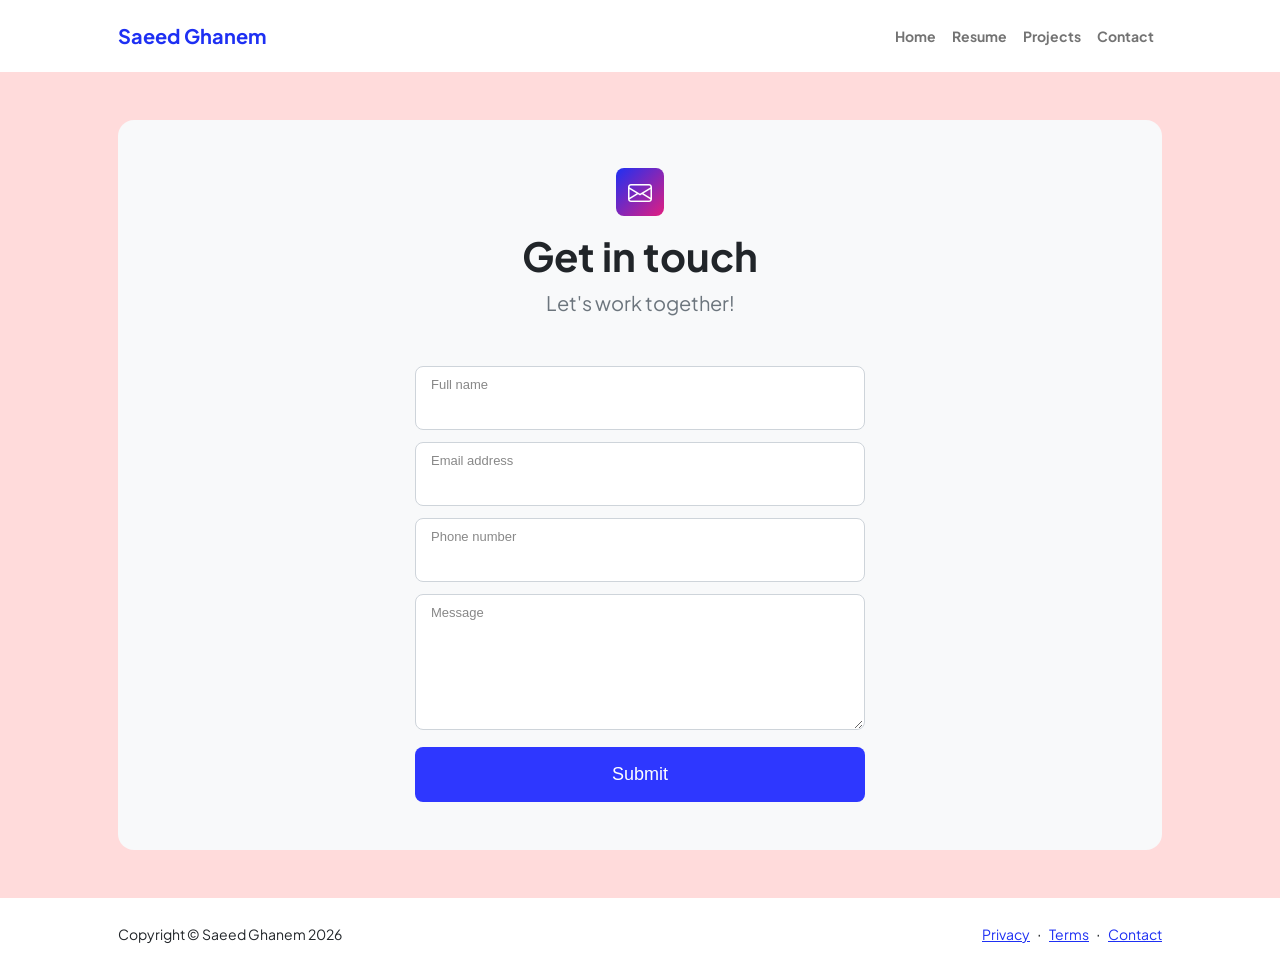
<file: contact.html>
<!DOCTYPE html>
<html lang="en">
    <head>
        <meta charset="utf-8" />
        <meta name="viewport" content="width=device-width, initial-scale=1, shrink-to-fit=no" />
        <meta name="description" content />
        <meta name="author" content />
        <title>Saeed Ghanem - Contact</title>
        <!-- Favicon-->
        <link rel="icon" type="image/x-icon" href="assets/favicon.ico" />
        <!-- Custom Google font-->
        <link rel="preconnect" href="https://fonts.googleapis.com" />
        <link rel="preconnect" href="https://fonts.gstatic.com" crossorigin />
        <link href="https://fonts.googleapis.com/css2?family=Plus+Jakarta+Sans:wght@100;200;300;400;500;600;700;800;900&amp;display=swap" rel="stylesheet" />
        <link href="https://fonts.googleapis.com/css2?family=Cairo:wght@400;700&family=Tajawal:wght@400;700&display=swap" rel="stylesheet">
        <!-- Bootstrap icons-->
        <link href="https://cdn.jsdelivr.net/npm/bootstrap-icons@1.8.1/font/bootstrap-icons.css" rel="stylesheet" />
        <!-- Core theme CSS (includes Bootstrap)-->
        <link href="css/styles.css" rel="stylesheet" />
    </head>
    <body class="d-flex flex-column">
        <main class="flex-shrink-0">
            <!-- Navigation-->
            <nav class="navbar navbar-expand-lg navbar-light bg-white py-3">
                <div class="container px-5">
                    <a class="navbar-brand" href="index.html"><span class="fw-bolder text-primary">Saeed Ghanem</span></a>
                    <button class="navbar-toggler" type="button" data-bs-toggle="collapse" data-bs-target="#navbarSupportedContent" aria-controls="navbarSupportedContent" aria-expanded="false" aria-label="Toggle navigation"><span class="navbar-toggler-icon"></span></button>
                    <div class="collapse navbar-collapse" id="navbarSupportedContent">
                        <ul class="navbar-nav ms-auto mb-2 mb-lg-0 small fw-bolder">
                            <li class="nav-item"><a class="nav-link" href="index.html">Home</a></li>
                            <li class="nav-item"><a class="nav-link" href="resume.html">Resume</a></li>
                            <li class="nav-item"><a class="nav-link" href="projects.html">Projects</a></li>
                            <li class="nav-item"><a class="nav-link" href="contact.html">Contact</a></li>
                        </ul>
                    </div>
                </div>
            </nav>
            <!-- Page content-->
            <section class="py-5">
                <div class="container px-5">
                    <!-- Contact form-->
                    <div class="bg-light rounded-4 py-5 px-4 px-md-5">
                        <div class="text-center mb-5">
                            <div class="feature bg-primary bg-gradient-primary-to-secondary text-white rounded-3 mb-3"><i class="bi bi-envelope"></i></div>
                            <h1 class="fw-bolder">Get in touch</h1>
                            <p class="lead fw-normal text-muted mb-0">Let's work together!</p>
                        </div>
                        <div class="row gx-5 justify-content-center">
                            <div class="col-lg-8 col-xl-6">
                                <form action="https://formspree.io/f/xpqooaap" method="POST" class="contact-form">
                                  <div class="input-group">
                                    <label for="name">Full name</label>
                                    <input type="text" id="name" name="name">
                                  </div>
                              
                                  <div class="input-group">
                                    <label for="email">Email address</label>
                                    <input type="email" id="email" name="email">
                                  </div>
                              
                                  <div class="input-group">
                                    <label for="phone">Phone number</label>
                                    <input type="tel" id="phone" name="phone">
                                  </div>
                              
                                  <div class="input-group">
                                    <label for="message">Message</label>
                                    <textarea id="message" name="message" rows="4"></textarea>
                                  </div>
                              
                                  <button type="submit" class="submit-btn">Submit</button>
                                </form>
                            </div>
                        </div>
                    </div>
                </div>
            </section>
        </main>
        <!-- Footer-->
        <footer class="bg-white py-4 mt-auto">
            <div class="container px-5">
                <div class="row align-items-center justify-content-between flex-column flex-sm-row">
                    <div class="col-auto"><div class="small m-0">Copyright &copy; Saeed Ghanem 2026</div></div>
                    <div class="col-auto">
                        <a class="small" href="#!">Privacy</a>
                        <span class="mx-1">&middot;</span>
                        <a class="small" href="#!">Terms</a>
                        <span class="mx-1">&middot;</span>
                        <a class="small" href="contact.html">Contact</a>
                    </div>
                </div>
            </div>
        </footer>
        <!-- Bootstrap core JS-->
        <script src="https://cdn.jsdelivr.net/npm/bootstrap@5.2.3/dist/js/bootstrap.bundle.min.js"></script>
        <!-- Core theme JS-->
        <script src="js/scripts.js"></script>
        <!-- * * * * * * * * * * * * * * * * * * * * * * * * * * * * * * * * * * * * * * * *-->
        <!-- * *                               SB Forms JS                               * *-->
        <!-- * * Activate your form at https://startbootstrap.com/solution/contact-forms * *-->
        <!-- * * * * * * * * * * * * * * * * * * * * * * * * * * * * * * * * * * * * * * * *-->
        <script src="https://cdn.startbootstrap.com/sb-forms-latest.js"></script>
    </body>
</html>
</file>
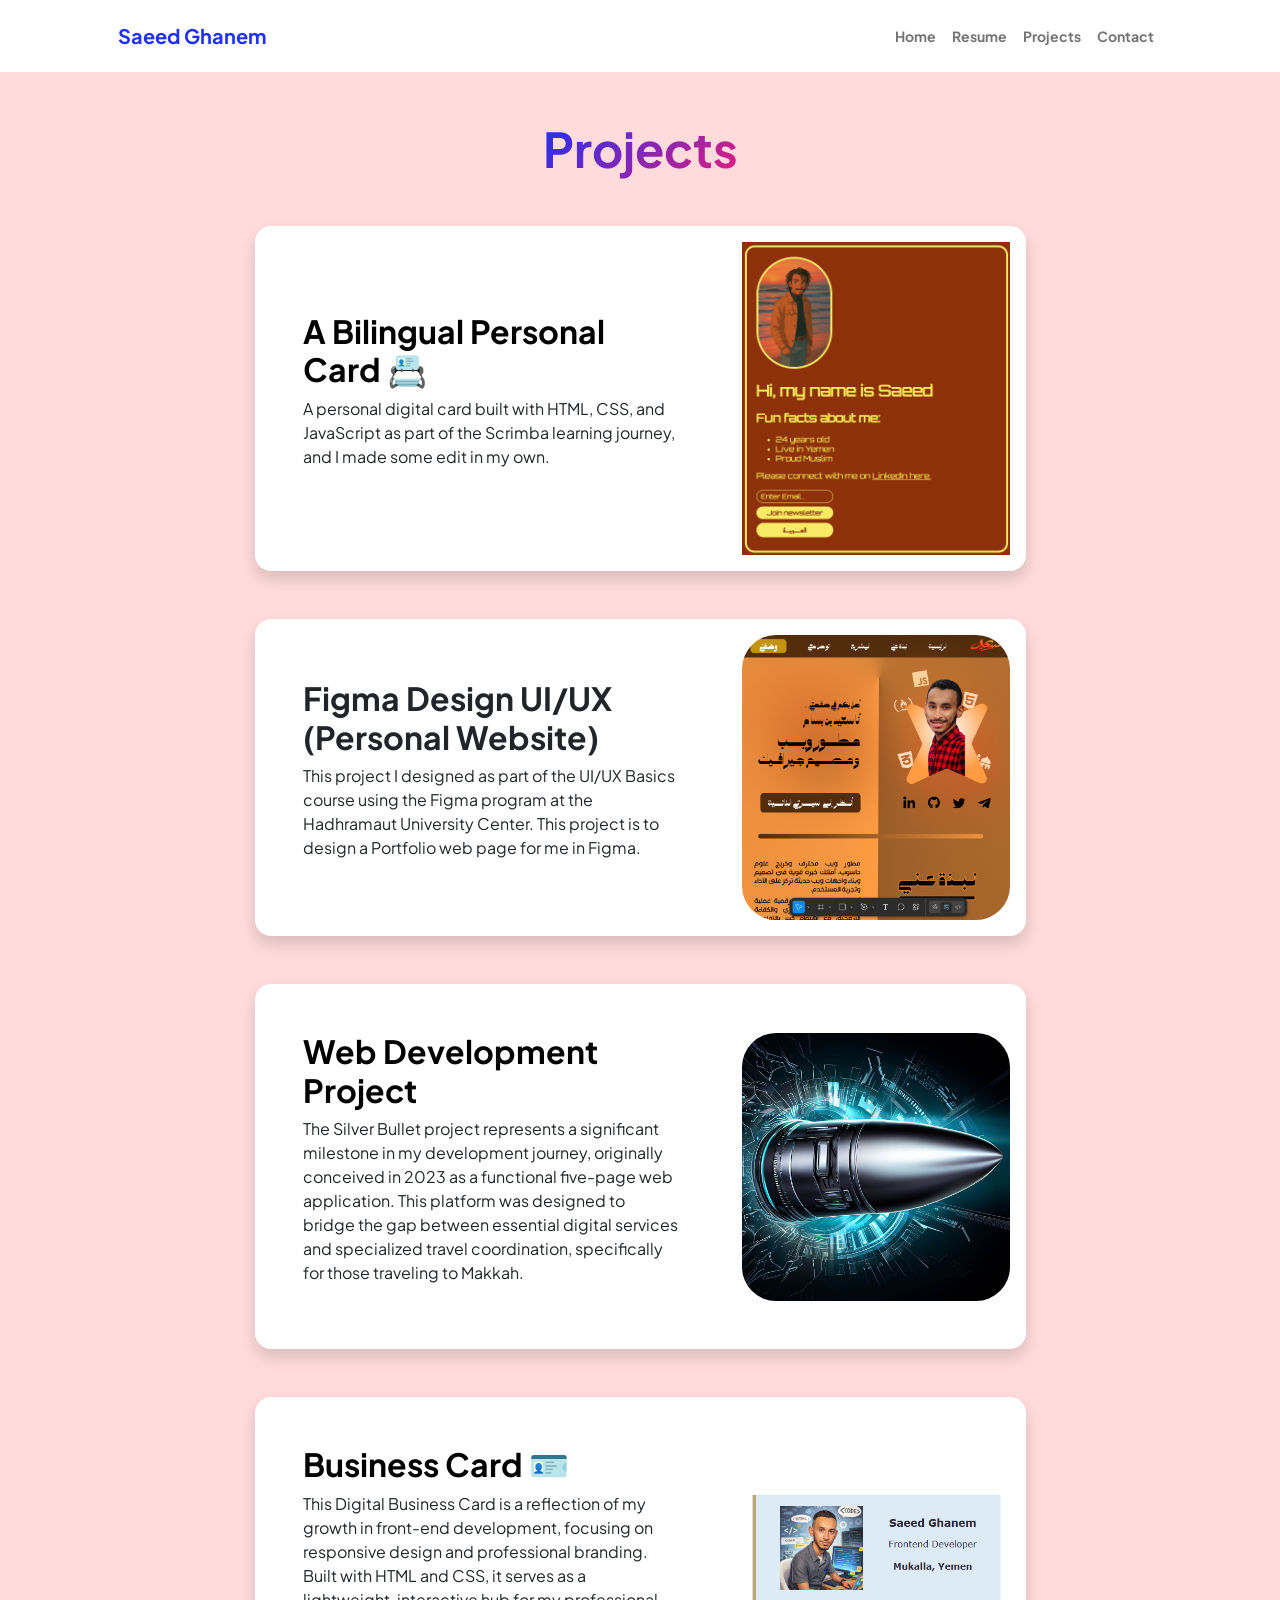
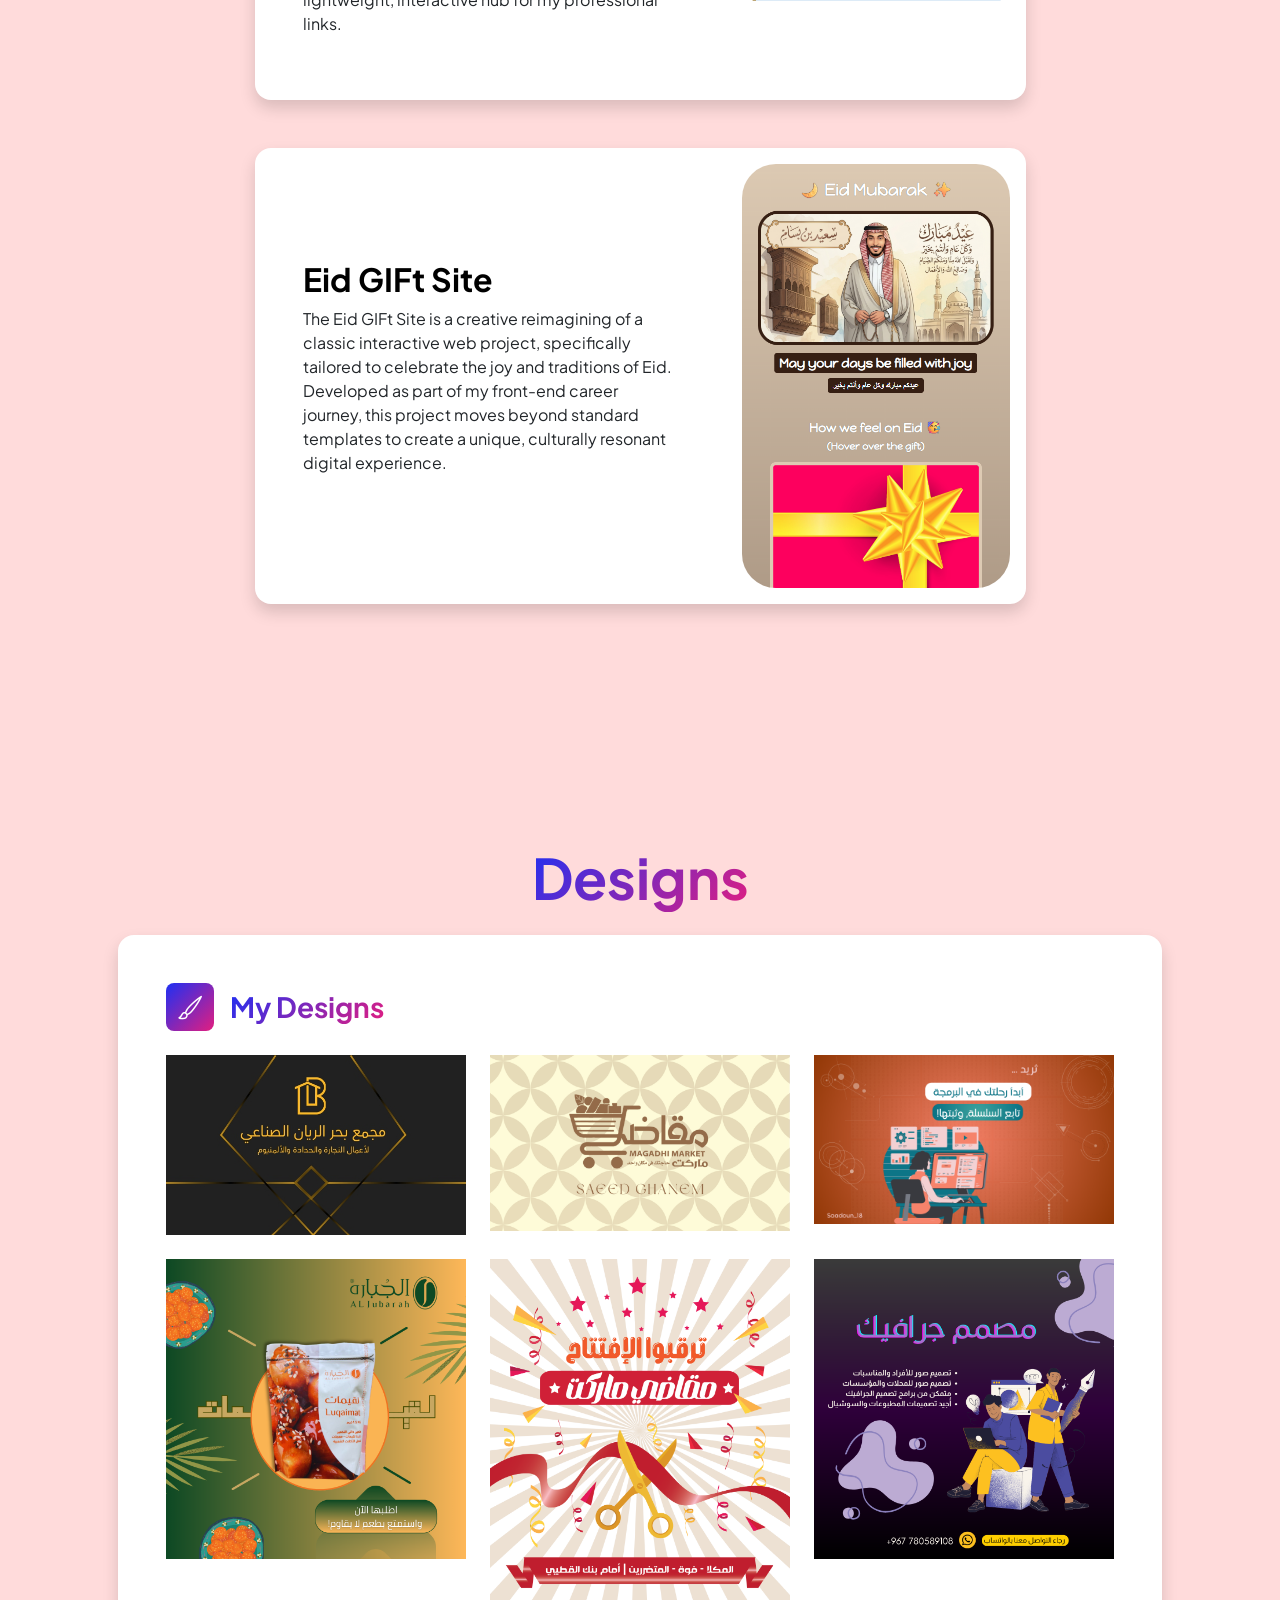
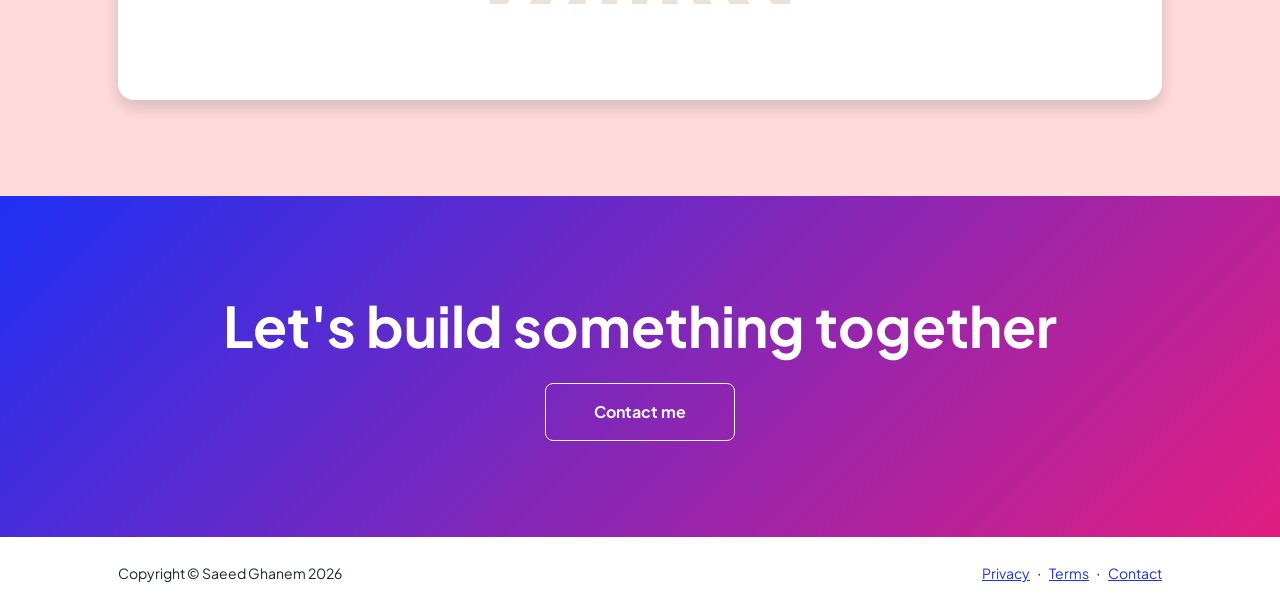
<file: projects.html>
<!DOCTYPE html>
<html lang="en">
    <head>
        <meta charset="utf-8" />
        <meta name="viewport" content="width=device-width, initial-scale=1, shrink-to-fit=no" />
        <meta name="description" content="" />
        <meta name="author" content="" />
        <title>Saeed Ghanem - Projects</title>
        <!-- Favicon-->
        <link rel="icon" type="image/x-icon" href="assets/favicon.ico" />
        <!-- Custom Google font-->
        <link rel="preconnect" href="https://fonts.googleapis.com" />
        <link rel="preconnect" href="https://fonts.gstatic.com" crossorigin />
        <link href="https://fonts.googleapis.com/css2?family=Plus+Jakarta+Sans:wght@100;200;300;400;500;600;700;800;900&amp;display=swap" rel="stylesheet" />
        <link href="https://fonts.googleapis.com/css2?family=Cairo:wght@400;700&family=Tajawal:wght@400;700&display=swap" rel="stylesheet">
        <!-- Bootstrap icons-->
        <link href="https://cdn.jsdelivr.net/npm/bootstrap-icons@1.8.1/font/bootstrap-icons.css" rel="stylesheet" />
        <!-- Core theme CSS (includes Bootstrap)-->
        <link href="css/styles.css" rel="stylesheet" />
    </head>
    <body class="d-flex flex-column h-100">
        <main class="flex-shrink-0">
            <!-- Navigation-->
            <nav class="navbar navbar-expand-lg navbar-light bg-white py-3">
                <div class="container px-5">
                    <a class="navbar-brand" href="index.html"><span class="fw-bolder text-primary">Saeed Ghanem</span></a>
                    <button class="navbar-toggler" type="button" data-bs-toggle="collapse" data-bs-target="#navbarSupportedContent" aria-controls="navbarSupportedContent" aria-expanded="false" aria-label="Toggle navigation"><span class="navbar-toggler-icon"></span></button>
                    <div class="collapse navbar-collapse" id="navbarSupportedContent">
                        <ul class="navbar-nav ms-auto mb-2 mb-lg-0 small fw-bolder">
                            <li class="nav-item"><a class="nav-link" href="index.html">Home</a></li>
                            <li class="nav-item"><a class="nav-link" href="resume.html">Resume</a></li>
                            <li class="nav-item"><a class="nav-link" href="projects.html">Projects</a></li>
                            <li class="nav-item"><a class="nav-link" href="contact.html">Contact</a></li>
                        </ul>
                    </div>
                </div>
            </nav>
            <!-- Projects Section-->
            <section class="py-5">
                <div class="container px-5 mb-5">
                    <div class="text-center mb-5">
                        <h1 class="display-5 fw-bolder mb-0"><span class="text-gradient d-inline">Projects</span></h1>
                    </div>
                    <div class="row gx-5 justify-content-center">
                        <div class="col-lg-11 col-xl-9 col-xxl-8">
                            <!-- Project Card 1-->
                            <div class="card overflow-hidden shadow rounded-4 border-0 mb-5">
                                <div class="card-body p-0">
                                    <div class="d-sm-flex align-items-center">
                                        <div class="p-5">
                                            <h2 class="fw-bolder"><a style="color: black; text-decoration: none;" href="https://saadoun18.github.io/personal-card/" target="_blank">A Bilingual Personal Card 📇</a></h2>
                                            <p>A personal digital card built with HTML, CSS, and JavaScript as part of the Scrimba learning journey, and I made some edit in my own.</p>
                                        </div>
                                        <img class="img-fluid p-3 align-items-center" src="assets/personal-card.png" width="300" height="400" alt="A digital personal business card with a warm brown and yellow color scheme. It features an anime-style profile picture, a greeting saying 'Hi, my name is Saeed', and a 'Fun facts' section. The card includes interactive elements like a LinkedIn link, an email newsletter signup, and a language toggle button for Arabic. Built with HTML, CSS, and JS." />
                                    </div>
                                </div>
                            </div>
                            <!-- Project Card 2-->
                            <div class="card overflow-hidden shadow rounded-4 border-0 mb-5">
                                <div class="card-body p-0">
                                    <div class="d-sm-flex align-items-center">
                                        <div class="p-5">
                                            <h2 class="fw-bolder">Figma Design UI/UX (Personal Website)</h2>
                                            <p>This project I designed as part of the UI/UX Basics course using the Figma program at the Hadhramaut University Center. This project is to design a Portfolio web page for me in Figma.</p>
                                        </div>
                                        <img class="img-fluid p-3 align-items-center project-radius" src="assets/figma.png" width="300" height="400" alt="A Figma design for a personal website. The navigation bar includes links for 'Home', 'About Me', 'Projects', and 'Contact'. The hero section displays a personal photo within a creative star frame, tech icons, and links to LinkedIn, GitHub, Twitter, and Telegram. Below, there is a section titled 'About Me' with a brief professional bio describing Saeed as a Computer Science graduate and Web Developer focused on performance and user experience." />
                                    </div>
                                </div>
                            </div>
                            <!-- Project Card 3-->
                            <div class="card overflow-hidden shadow rounded-4 border-0 mb-5">
                                <div class="card-body p-0">
                                    <div class="d-sm-flex align-items-center">
                                        <div class="p-5">
                                            <h2 class="fw-bolder"><a style="color: black; text-decoration: none;" href="https://saadoun18.github.io/Web-Development-Project/" target="_blank">Web Development Project</a></h2>
                                            <p>The Silver Bullet project represents a significant milestone in my development journey, originally conceived in 2023 as a functional five-page web application. This platform was designed to bridge the gap between essential digital services and specialized travel coordination, specifically for those traveling to Makkah.</p>
                                        </div>
                                        <img class="img-fluid p-3 align-items-center project-radius" src="assets/web.JPG" width="300" height="400" alt="A digital personal business card with a warm brown and yellow color scheme. It features an anime-style profile picture, a greeting saying 'Hi, my name is Saeed', and a 'Fun facts' section. The card includes interactive elements like a LinkedIn link, an email newsletter signup, and a language toggle button for Arabic. Built with HTML, CSS, and JS." />
                                    </div>
                                </div>
                            </div>
                            <!-- Project Card 4-->
                            <div class="card overflow-hidden shadow rounded-4 border-0 mb-5">
                                <div class="card-body p-0">
                                    <div class="d-sm-flex align-items-center">
                                        <div class="p-5">
                                            <h2 class="fw-bolder"><a style="color: black; text-decoration: none;" href="https://business-card-saeed-ghanem.netlify.app/" target="_blank">Business Card 🪪</a></h2>
                                            <p>This Digital Business Card is a reflection of my growth in front-end development, focusing on responsive design and professional branding. Built with HTML and CSS, it serves as a lightweight, interactive hub for my professional links.</p>
                                        </div>
                                        <img class="img-fluid p-3 align-items-center project-radius" src="assets/card.png" width="300" height="400" alt="A digital personal business card with a warm brown and yellow color scheme. It features an anime-style profile picture, a greeting saying 'Hi, my name is Saeed', and a 'Fun facts' section. The card includes interactive elements like a LinkedIn link, an email newsletter signup, and a language toggle button for Arabic. Built with HTML, CSS, and JS." />
                                    </div>
                                </div>
                            </div>
                            <!-- Project Card 5-->
                            <div class="card overflow-hidden shadow rounded-4 border-0 mb-5">
                                <div class="card-body p-0">
                                    <div class="d-sm-flex align-items-center">
                                        <div class="p-5">
                                            <h2 class="fw-bolder"><a style="color: black; text-decoration: none;" href="https://eid-gift-site.netlify.app/" target="_blank">Eid GIFt Site</a></h2>
                                            <p>The Eid GIFt Site is a creative reimagining of a classic interactive web project, specifically tailored to celebrate the joy and traditions of Eid. Developed as part of my front-end career journey, this project moves beyond standard templates to create a unique, culturally resonant digital experience.</p>
                                        </div>
                                        <img class="img-fluid p-3 align-items-center project-radius" src="assets/Eid.png" width="300" height="400" alt="A digital personal business card with a warm brown and yellow color scheme. It features an anime-style profile picture, a greeting saying 'Hi, my name is Saeed', and a 'Fun facts' section. The card includes interactive elements like a LinkedIn link, an email newsletter signup, and a language toggle button for Arabic. Built with HTML, CSS, and JS." />
                                    </div>
                                </div>
                            </div>
                        </div>
                    </div>
                </div>
            </section>
            <!-- Designs Section-->
            <section class="py-5">
                <div class="container px-5 my-5">
                    <div class="text-center">
                        <h2 class="display-4 fw-bolder mb-4"><span class="text-gradient d-inline">Designs</span></h2>
                        <section>
                        <!-- Design Card-->
                        <div class="card shadow border-0 rounded-4 mb-5">
                            <div class="card-body p-5">
                                <!-- Professional designs list-->
                                <div class="mb-5">
                                    <div class="d-flex align-items-center mb-4">
                                        <div
                                            class="feature bg-primary bg-gradient-primary-to-secondary text-white rounded-3 me-3">
                                            <i class="bi bi-brush"></i></div>
                                        <h3 class="fw-bolder mb-0"><span class="text-gradient d-inline">My Designs</span></h3>
                                    </div>
                                    <div class="row row-cols-1 row-cols-md-3 mb-4">
                                        <div class="col mb-4 mb-md-0">
                                            <img class="img-fluid" src="assets/designs/buisness_card.jpg" width="300" height="400" alt="A buisness card I desgned for a custmer has a his own buisness." />
                                        </div>
                                        <div class="col mb-4 mb-md-0">
                                            <img class="img-fluid" src="assets/designs/maghadi.png" width="300" height="400" alt="A personal card for me when I was a data entry in Magadhi Market.">
                                        </div>
                                        <div class="col">
                                            <img class="img-fluid" src="assets/designs/thread.png" width="300" height="400" alt="A thread design for a tweet in twitter(X)." />
                                        </div>
                                    </div>
                                    <div class="row row-cols-1 row-cols-md-3">
                                        <div class="col mb-4 mb-md-0">
                                            <img class="img-fluid" src="assets/designs/لقيمات_الجمارة.png" width="300" height="400" alt="a customer product design." />
                                        </div>
                                        <div class="col mb-4 mb-md-0">
                                            <img class="img-fluid" src="assets/designs/مقاضي.png" width="300" height="400" alt="A design for openning Magadhi Market." />
                                        </div>
                                        <div class="col">
                                            <img class="img-fluid" src="assets/designs/ad_for_myself.png" width="300" height="400" alt="A design for promoting my services." />
                                        </div>
                                    </div>
                                </div>
                            </div>
                        </div>
                    </section>
                    </div>
                </div>
            </section>
            <!-- Call to action section-->
            <section class="py-5 bg-gradient-primary-to-secondary text-white">
                <div class="container px-5 my-5">
                    <div class="text-center">
                        <h2 class="display-4 fw-bolder mb-4">Let's build something together</h2>
                        <a class="btn btn-outline-light btn-lg px-5 py-3 fs-6 fw-bolder" href="contact.html">Contact me</a>
                    </div>
                </div>
            </section>
        </main>
        <!-- Footer-->
        <footer class="bg-white py-4 mt-auto">
            <div class="container px-5">
                <div class="row align-items-center justify-content-between flex-column flex-sm-row">
                    <div class="col-auto"><div class="small m-0">Copyright &copy; Saeed Ghanem 2026</div></div>
                    <div class="col-auto">
                        <a class="small" href="#!">Privacy</a>
                        <span class="mx-1">&middot;</span>
                        <a class="small" href="#!">Terms</a>
                        <span class="mx-1">&middot;</span>
                        <a class="small" href="contact.html">Contact</a>
                    </div>
                </div>
            </div>
        </footer>
        <!-- Bootstrap core JS-->
        <script src="https://cdn.jsdelivr.net/npm/bootstrap@5.2.3/dist/js/bootstrap.bundle.min.js"></script>
        <!-- Core theme JS-->
        <script src="js/scripts.js"></script>
    </body>
</html>
</file>
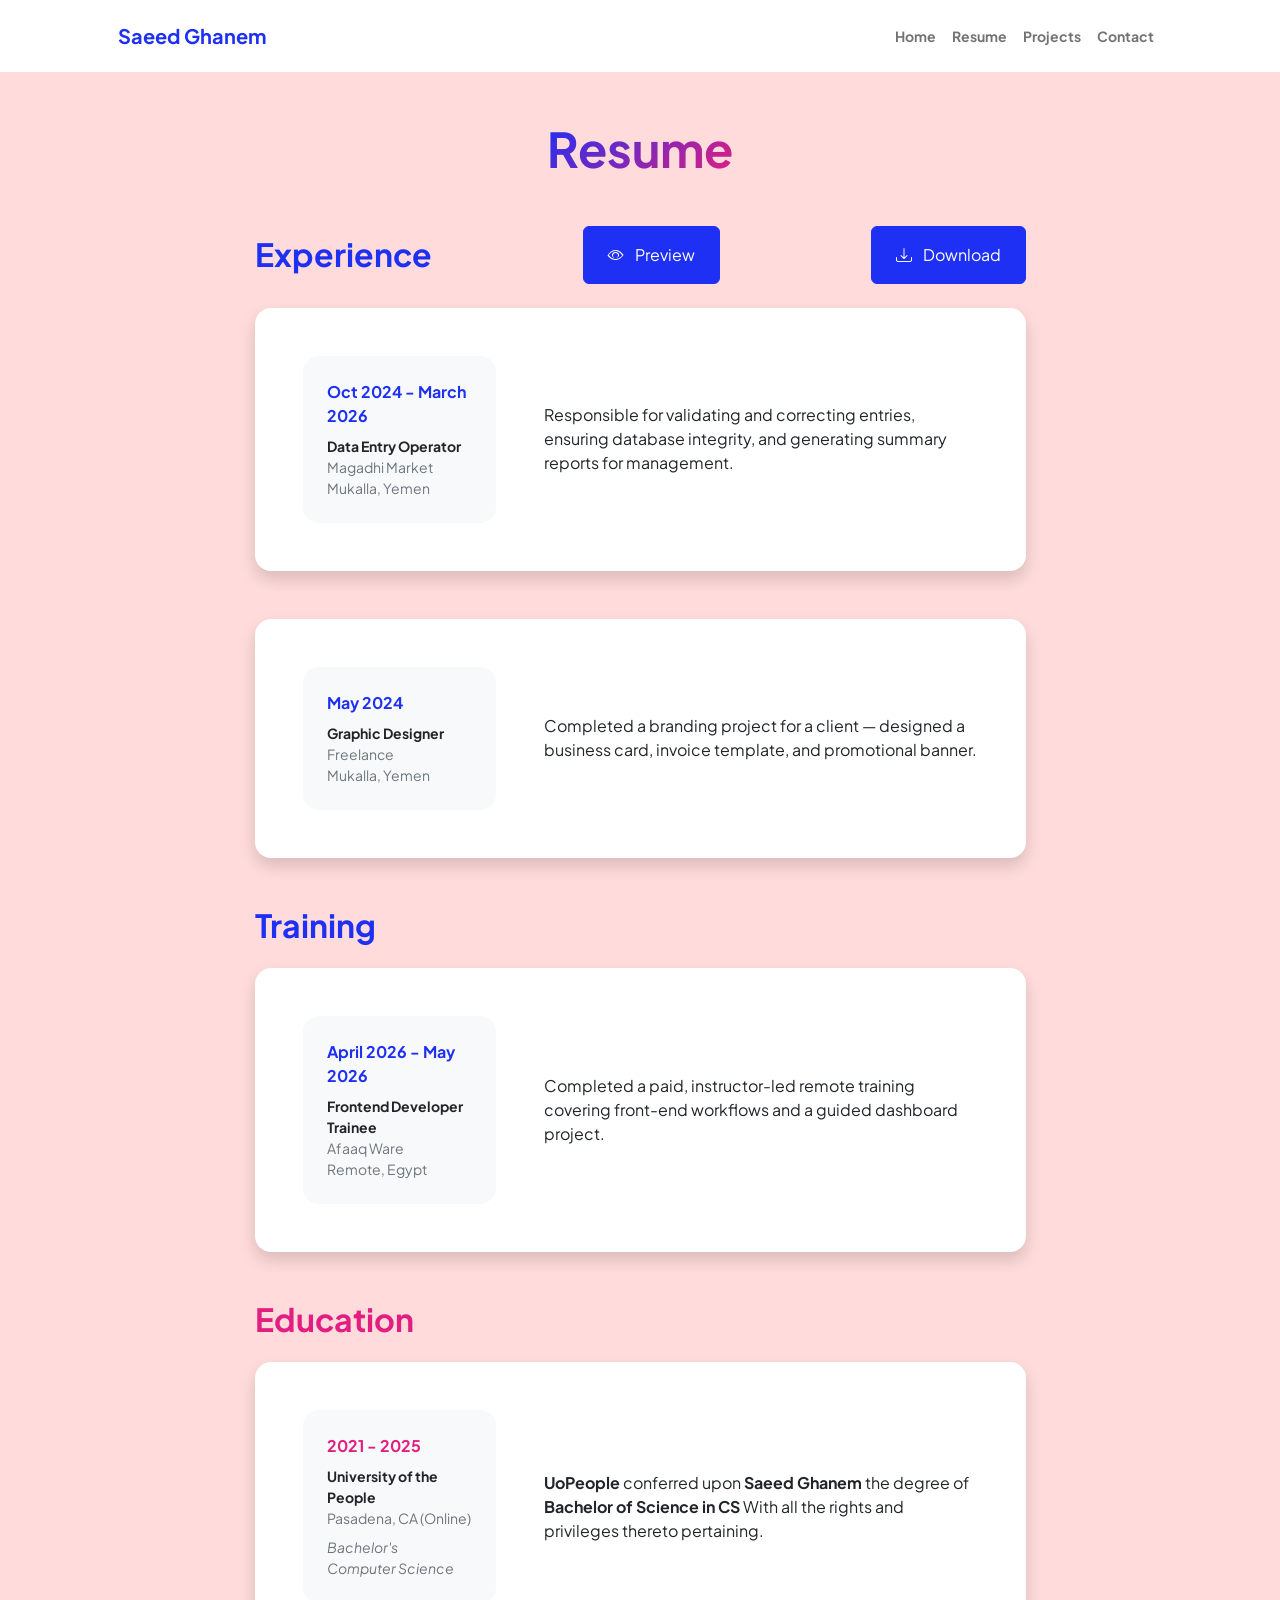
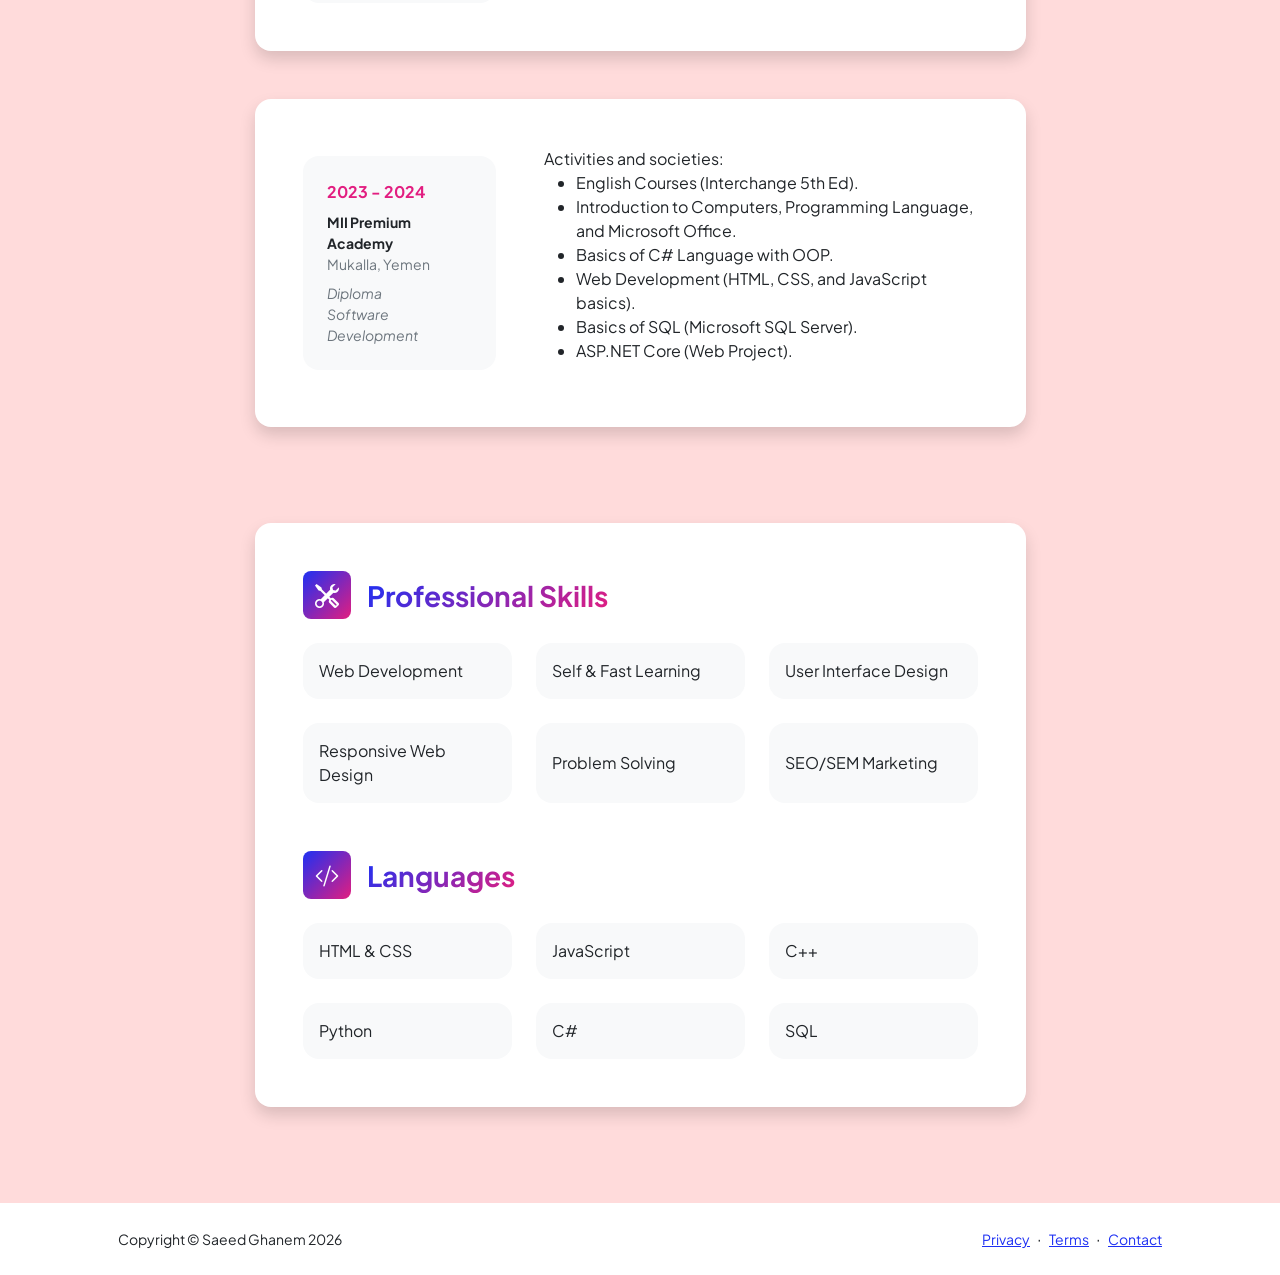
<file: resume.html>
<!DOCTYPE html>
<html lang="en">

<head>
    <meta charset="utf-8" />
    <meta name="viewport" content="width=device-width, initial-scale=1, shrink-to-fit=no" />
    <meta name="description" content="" />
    <meta name="author" content="" />
    <title>Saeed Ghanem - Resume</title>
    <!-- Favicon-->
    <link rel="icon" type="image/x-icon" href="assets/favicon.ico" />
    <!-- Custom Google font-->
    <link rel="preconnect" href="https://fonts.googleapis.com" />
    <link rel="preconnect" href="https://fonts.gstatic.com" crossorigin />
    <link href="https://fonts.googleapis.com/css2?family=Plus+Jakarta+Sans:wght@100;200;300;400;500;600;700;800;900&amp;display=swap" rel="stylesheet" />
    <link href="https://fonts.googleapis.com/css2?family=Cairo:wght@400;700&family=Tajawal:wght@400;700&display=swap" rel="stylesheet">
    <!-- Bootstrap icons-->
    <link href="https://cdn.jsdelivr.net/npm/bootstrap-icons@1.8.1/font/bootstrap-icons.css" rel="stylesheet" />
    <!-- Core theme CSS (includes Bootstrap)-->
    <link href="css/styles.css" rel="stylesheet" />
</head>

<body class="d-flex flex-column h-100 bs-wrdy">
    <main class="flex-shrink-0">
        <!-- Navigation-->
        <nav class="navbar navbar-expand-lg navbar-light bg-white py-3">
            <div class="container px-5">
                <a class="navbar-brand" href="index.html"><span class="fw-bolder text-primary">Saeed Ghanem</span></a>
                <button class="navbar-toggler" type="button" data-bs-toggle="collapse"
                    data-bs-target="#navbarSupportedContent" aria-controls="navbarSupportedContent"
                    aria-expanded="false" aria-label="Toggle navigation"><span
                        class="navbar-toggler-icon"></span></button>
                <div class="collapse navbar-collapse" id="navbarSupportedContent">
                    <ul class="navbar-nav ms-auto mb-2 mb-lg-0 small fw-bolder">
                        <li class="nav-item"><a class="nav-link" href="index.html">Home</a></li>
                        <li class="nav-item"><a class="nav-link" href="resume.html">Resume</a></li>
                        <li class="nav-item"><a class="nav-link" href="projects.html">Projects</a></li>
                        <li class="nav-item"><a class="nav-link" href="contact.html">Contact</a></li>
                    </ul>
                </div>
            </div>
        </nav>
        <!-- Page Content-->
        <div class="container px-5 my-5">
            <div class="text-center mb-5">
                <h1 class="display-5 fw-bolder mb-0"><span class="text-gradient d-inline">Resume</span></h1>
            </div>
            <div class="row gx-5 justify-content-center">
                <div class="col-lg-11 col-xl-9 col-xxl-8">
                    <!-- Experience Section-->
                    <section>
                        <div class="d-flex align-items-center justify-content-between mb-4">
                            <h2 class="text-primary fw-bolder mb-0">Experience</h2>
                            <!-- Download resume button-->
                            <!-- Note: Set the link href target to a PDF file within your project-->
                            <button class="btn btn-primary px-4 py-3" id="previewBtn">
                                <div class="d-inline-block bi bi-eye me-2"></div>
                                Preview
                            </button>
                            <a class="btn btn-primary px-4 py-3" href="assets/Resume_Saeed_Ghanem.pdf" target="_blank">
                                <div class="d-inline-block bi bi-download me-2"></div>
                                Download
                            </a>
                        </div>
                        <div id="iframeWrapper" class="iframe-container mb-4" style="display: none;">
                            <button class="btn btn-secondary mb-3" id="closePreviewBtn">Close Preview</button>
                            <iframe src="assets/Preview_Resume.html" width="100%" height="600px"></iframe>
                        </div>
                        <!-- Experience Card 1-->
                        <div class="card shadow border-0 rounded-4 mb-5">
                            <div class="card-body p-5">
                                <div class="row align-items-center gx-5">
                                    <div class="col text-center text-lg-start mb-4 mb-lg-0">
                                        <div class="bg-light p-4 rounded-4">
                                            <div class="text-primary fw-bolder mb-2">Oct 2024 - March 2026</div>
                                            <div class="small fw-bolder">Data Entry Operator</div>
                                            <div class="small text-muted">Magadhi Market</div>
                                            <div class="small text-muted">Mukalla, Yemen</div>
                                        </div>
                                    </div>
                                    <div class="col-lg-8">
                                        <div>Responsible for validating and correcting entries, ensuring database
                                            integrity, and generating summary reports for management.</div>
                                    </div>
                                </div>
                            </div>
                        </div>
                        <!-- Experience Card 2-->
                        <div class="card shadow border-0 rounded-4 mb-5">
                            <div class="card-body p-5">
                                <div class="row align-items-center gx-5">
                                    <div class="col text-center text-lg-start mb-4 mb-lg-0">
                                        <div class="bg-light p-4 rounded-4">
                                            <div class="text-primary fw-bolder mb-2">May 2024</div>
                                            <div class="small fw-bolder">Graphic Designer</div>
                                            <div class="small text-muted">Freelance</div>
                                            <div class="small text-muted">Mukalla, Yemen</div>
                                        </div>
                                    </div>
                                    <div class="col-lg-8">
                                        <div>Completed a branding project for a client — designed a business card,
                                             invoice template, and promotional banner.</div>
                                    </div>
                                </div>
                            </div>
                        </div>
                    </section>
                    <!-- Training Section-->
                    <section>
                        <h2 class="text-primary fw-bolder mb-4">Training</h2>
                        <!-- Training Card 1-->
                        <div class="card shadow border-0 rounded-4 mb-5">
                            <div class="card-body p-5">
                                <div class="row align-items-center gx-5">
                                    <div class="col text-center text-lg-start mb-4 mb-lg-0">
                                        <div class="bg-light p-4 rounded-4">
                                            <div class="text-primary fw-bolder mb-2">April 2026 - May 2026</div>
                                            <div class="small fw-bolder">Frontend Developer Trainee</div>
                                            <div class="small text-muted">Afaaq Ware</div>
                                            <div class="small text-muted">Remote, Egypt</div>
                                        </div>
                                    </div>
                                    <div class="col-lg-8">
                                        <div>Completed a paid, instructor-led remote training covering 
                                            front-end workflows and a guided dashboard project.</div>
                                    </div>
                                </div>
                            </div>
                        </div>
                    </section>
                    <!-- Education Section-->
                    <section>
                        <h2 class="text-secondary fw-bolder mb-4">Education</h2>
                        <!-- Education Card 1-->
                        <div class="card shadow border-0 rounded-4 mb-5">
                            <div class="card-body p-5">
                                <div class="row align-items-center gx-5">
                                    <div class="col text-center text-lg-start mb-4 mb-lg-0">
                                        <div class="bg-light p-4 rounded-4">
                                            <div class="text-secondary fw-bolder mb-2">2021 - 2025</div>
                                            <div class="mb-2">
                                                <div class="small fw-bolder">University of the People</div>
                                                <div class="small text-muted">Pasadena, CA (Online)</div>
                                            </div>
                                            <div class="fst-italic">
                                                <div class="small text-muted">Bachelor's</div>
                                                <div class="small text-muted">Computer Science</div>
                                            </div>
                                        </div>
                                    </div>
                                    <div class="col-lg-8">
                                        <div><strong>UoPeople</strong> conferred upon <strong>Saeed Ghanem</strong> the
                                            degree of <strong>Bachelor of Science in CS</strong> With all the rights and
                                            privileges thereto pertaining.</div>
                                    </div>
                                </div>
                            </div>
                        </div>
                        <!-- Education Card 2-->
                        <div class="card shadow border-0 rounded-4 mb-5">
                            <div class="card-body p-5">
                                <div class="row align-items-center gx-5">
                                    <div class="col text-center text-lg-start mb-4 mb-lg-0">
                                        <div class="bg-light p-4 rounded-4">
                                            <div class="text-secondary fw-bolder mb-2">2023 - 2024</div>
                                            <div class="mb-2">
                                                <div class="small fw-bolder">MII Premium Academy</div>
                                                <div class="small text-muted">Mukalla, Yemen</div>
                                            </div>
                                            <div class="fst-italic">
                                                <div class="small text-muted">Diploma</div>
                                                <div class="small text-muted">Software Development</div>
                                            </div>
                                        </div>
                                    </div>
                                    <div class="col-lg-8">
                                        <div>Activities and societies:
                                            <ul>
                                                <li>English Courses (Interchange 5th Ed).</li>
                                                <li>Introduction to Computers, Programming Language, and Microsoft
                                                    Office.</li>
                                                <li>Basics of C# Language with OOP.</li>
                                                <li>Web Development (HTML, CSS, and JavaScript basics).</li>
                                                <li>Basics of SQL (Microsoft SQL Server).</li>
                                                <li>ASP.NET Core (Web Project).</li>
                                            </ul>
                                        </div>
                                    </div>
                                </div>
                            </div>
                        </div>
                    </section>
                    <!-- Divider-->
                    <div class="pb-5"></div>
                    <!-- Skills Section-->
                    <section>
                        <!-- Skillset Card-->
                        <div class="card shadow border-0 rounded-4 mb-5">
                            <div class="card-body p-5">
                                <!-- Professional skills list-->
                                <div class="mb-5">
                                    <div class="d-flex align-items-center mb-4">
                                        <div
                                            class="feature bg-primary bg-gradient-primary-to-secondary text-white rounded-3 me-3">
                                            <i class="bi bi-tools"></i>
                                        </div>
                                        <h3 class="fw-bolder mb-0"><span class="text-gradient d-inline">Professional Skills</span></h3>
                                    </div>
                                    <div class="row row-cols-1 row-cols-md-3 mb-4">
                                        <div class="col mb-4 mb-md-0">
                                            <div class="d-flex align-items-center bg-light rounded-4 p-3 h-100">Web Development</div>
                                        </div>
                                        <div class="col mb-4 mb-md-0">
                                            <div class="d-flex align-items-center bg-light rounded-4 p-3 h-100">Self & Fast Learning</div>
                                        </div>
                                        <div class="col">
                                            <div class="d-flex align-items-center bg-light rounded-4 p-3 h-100">User Interface Design</div>
                                        </div>
                                    </div>
                                    <div class="row row-cols-1 row-cols-md-3">
                                        <div class="col mb-4 mb-md-0">
                                            <div class="d-flex align-items-center bg-light rounded-4 p-3 h-100">Responsive Web Design</div>
                                        </div>
                                        <div class="col mb-4 mb-md-0">
                                            <div class="d-flex align-items-center bg-light rounded-4 p-3 h-100">Problem Solving</div>
                                        </div>
                                        <div class="col">
                                            <div class="d-flex align-items-center bg-light rounded-4 p-3 h-100">SEO/SEM Marketing</div>
                                        </div>
                                    </div>
                                </div>
                                <!-- Languages list-->
                                <div class="mb-0">
                                    <div class="d-flex align-items-center mb-4">
                                        <div
                                            class="feature bg-primary bg-gradient-primary-to-secondary text-white rounded-3 me-3">
                                            <i class="bi bi-code-slash"></i>
                                        </div>
                                        <h3 class="fw-bolder mb-0"><span class="text-gradient d-inline">Languages</span>
                                        </h3>
                                    </div>
                                    <div class="row row-cols-1 row-cols-md-3 mb-4">
                                        <div class="col mb-4 mb-md-0">
                                            <div class="d-flex align-items-center bg-light rounded-4 p-3 h-100">HTML &
                                                CSS
                                            </div>
                                        </div>
                                        <div class="col mb-4 mb-md-0">
                                            <div class="d-flex align-items-center bg-light rounded-4 p-3 h-100">
                                                JavaScript
                                            </div>
                                        </div>
                                        <div class="col">
                                            <div class="d-flex align-items-center bg-light rounded-4 p-3 h-100">C++
                                            </div>
                                        </div>
                                    </div>
                                    <div class="row row-cols-1 row-cols-md-3">
                                        <div class="col mb-4 mb-md-0">
                                            <div class="d-flex align-items-center bg-light rounded-4 p-3 h-100">Python
                                            </div>
                                        </div>
                                        <div class="col mb-4 mb-md-0">
                                            <div class="d-flex align-items-center bg-light rounded-4 p-3 h-100">C#
                                            </div>
                                        </div>
                                        <div class="col">
                                            <div class="d-flex align-items-center bg-light rounded-4 p-3 h-100">SQL
                                            </div>
                                        </div>
                                    </div>
                                </div>
                            </div>
                        </div>
                    </section>
                </div>
            </div>
        </div>
    </main>
    <!-- Footer-->
    <footer class="bg-white py-4 mt-auto">
        <div class="container px-5">
            <div class="row align-items-center justify-content-between flex-column flex-sm-row">
                <div class="col-auto">
                    <div class="small m-0">Copyright &copy; Saeed Ghanem 2026</div>
                </div>
                <div class="col-auto">
                    <a class="small" href="#!">Privacy</a>
                    <span class="mx-1">&middot;</span>
                    <a class="small" href="#!">Terms</a>
                    <span class="mx-1">&middot;</span>
                    <a class="small" href="contact.html">Contact</a>
                </div>
            </div>
        </div>
    </footer>
    <!-- Bootstrap core JS-->
    <script src="https://cdn.jsdelivr.net/npm/bootstrap@5.2.3/dist/js/bootstrap.bundle.min.js"></script>
    <!-- Core theme JS-->
    <script src="js/scripts.js"></script>
</body>

</html>
</file>
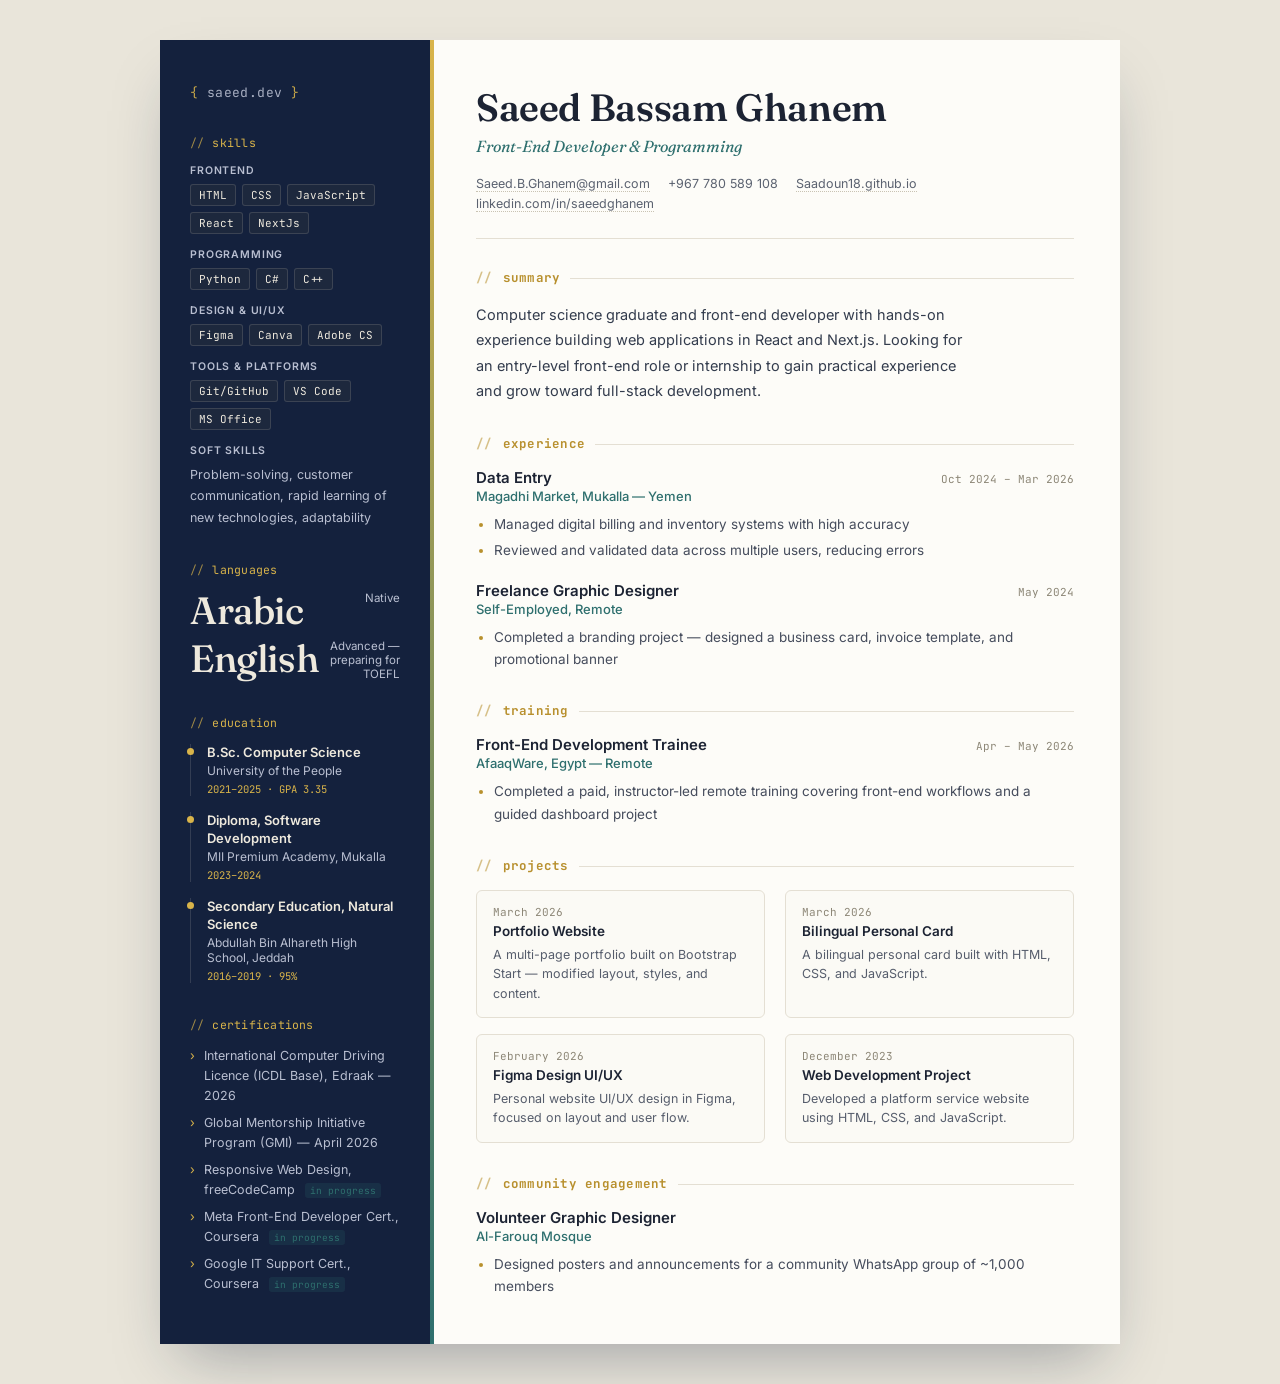
<file: assets/Preview_Resume.html>
<!DOCTYPE html>
<html lang="en">
<head>
<meta charset="UTF-8">
<meta name="viewport" content="width=device-width, initial-scale=1.0">
<title>Saeed Bassam Ghanem — Front-End Developer</title>
<link rel="preconnect" href="https://fonts.googleapis.com">
<link rel="preconnect" href="https://fonts.gstatic.com" crossorigin>
<link href="https://fonts.googleapis.com/css2?family=Fraunces:ital,opsz,wght@0,9..144,300;0,9..144,500;0,9..144,600;1,9..144,400&family=Inter:wght@400;500;600;700&family=JetBrains+Mono:wght@400;500;600&display=swap" rel="stylesheet">
<style>
  :root{
    --ink:#1c2333;
    --paper:#fdfcf8;
    --sidebar:#14213d;
    --sidebar-text:#eee9dd;
    --sidebar-text-dim:#b9bfd1;
    --gold:#b8902e;
    --gold-bright:#d9b44a;
    --teal:#2e6f6e;
    --line:#e4dfd3;
    --line-dark:rgba(238,233,221,0.14);
  }

  *{box-sizing:border-box;}

  html,body{margin:0;padding:0;}

  body{
    background:#e9e5da;
    font-family:'Inter',sans-serif;
    color:var(--ink);
    -webkit-font-smoothing:antialiased;
    display:flex;
    justify-content:center;
    padding:40px 16px;
  }

  .page{
    width:100%;
    max-width:960px;
    background:var(--paper);
    display:grid;
    grid-template-columns:270px 1fr;
    box-shadow:0 30px 60px -20px rgba(20,33,61,0.35);
    position:relative;
  }

  /* thin gold seam between columns */
  .page::before{
    content:"";
    position:absolute;
    top:0;
    bottom:0;
    left:270px;
    width:4px;
    background:linear-gradient(180deg,var(--gold-bright),var(--teal));
  }

  /* ============ SIDEBAR ============ */
  .sidebar{
    background:var(--sidebar);
    color:var(--sidebar-text);
    padding:44px 30px 40px;
  }

  .mark{
    font-family:'JetBrains Mono',monospace;
    font-size:13px;
    color:var(--gold-bright);
    letter-spacing:0.03em;
    margin-bottom:34px;
    opacity:0.9;
  }
  .mark span{color:var(--sidebar-text-dim);}

  .sb-section{margin-bottom:34px;}
  .sb-section:last-child{margin-bottom:0;}

  .sb-label{
    font-family:'JetBrains Mono',monospace;
    font-size:11.5px;
    color:var(--gold-bright);
    text-transform:lowercase;
    letter-spacing:0.02em;
    margin-bottom:14px;
    display:flex;
    align-items:center;
    gap:8px;
  }
  .sb-label::before{content:"//";opacity:0.7;}

  .skill-group{margin-bottom:14px;}
  .skill-group:last-child{margin-bottom:0;}
  .skill-group h4{
    font-size:10.5px;
    text-transform:uppercase;
    letter-spacing:0.08em;
    color:var(--sidebar-text-dim);
    margin:0 0 7px;
    font-weight:600;
  }
  .tag-row{display:flex;flex-wrap:wrap;gap:6px;}
  .tag{
    font-family:'JetBrains Mono',monospace;
    font-size:11px;
    padding:3px 8px;
    border:1px solid var(--line-dark);
    border-radius:3px;
    color:var(--sidebar-text);
    background:rgba(217,180,74,0.05);
  }

  .soft-skills{
    font-size:12.5px;
    line-height:1.7;
    color:var(--sidebar-text-dim);
    margin:0;
  }

  .lang-row{
    display:flex;
    justify-content:space-between;
    font-size:13px;
    margin-bottom:8px;
  }
  .lang-row:last-child{margin-bottom:0;}
  .lang-row .name{color:var(--sidebar-text);font-weight:500;}
  .lang-row .level{color:var(--sidebar-text-dim);font-size:11.5px;text-align:right;}

  .edu-item{margin-bottom:16px;position:relative;padding-left:16px;border-left:1px solid var(--line-dark);}
  .edu-item:last-child{margin-bottom:0;}
  .edu-item::before{
    content:"";
    position:absolute;left:-4px;top:4px;
    width:7px;height:7px;border-radius:50%;
    background:var(--gold-bright);
  }
  .edu-item .deg{font-size:13px;font-weight:600;color:var(--sidebar-text);line-height:1.35;}
  .edu-item .school{font-size:12px;color:var(--sidebar-text-dim);margin-top:2px;}
  .edu-item .meta{
    font-family:'JetBrains Mono',monospace;
    font-size:10.5px;color:var(--gold-bright);margin-top:4px;
  }

  .cert-list{margin:0;padding:0;list-style:none;font-size:12.5px;line-height:1.6;color:var(--sidebar-text-dim);}
  .cert-list li{padding-left:14px;position:relative;margin-bottom:7px;}
  .cert-list li:last-child{margin-bottom:0;}
  .cert-list li::before{content:"›";position:absolute;left:0;color:var(--gold-bright);}
  .cert-list .status{
    font-family:'JetBrains Mono',monospace;
    font-size:9.5px;color:var(--teal);
    background:rgba(46,111,110,0.18);
    padding:1px 5px;border-radius:3px;
    margin-left:6px;
  }

  /* ============ MAIN ============ */
  .main{padding:48px 46px 44px;}

  .name{
    font-family:'Fraunces',serif;
    font-weight:600;
    font-size:38px;
    line-height:1.05;
    letter-spacing:-0.01em;
    margin:0;
    color:var(--ink);
  }
  .role{
    font-family:'Fraunces',serif;
    font-style:italic;
    font-weight:400;
    font-size:16px;
    color:var(--teal);
    margin:8px 0 20px;
  }

  .contact-row{
    display:flex;
    flex-wrap:wrap;
    gap:4px 18px;
    font-size:12.5px;
    color:#5b6270;
    padding-bottom:26px;
    border-bottom:1px solid var(--line);
    margin-bottom:30px;
  }
  .contact-row a{color:#5b6270;text-decoration:none;border-bottom:1px dotted #c9c3b3;}
  .contact-row a:hover{color:var(--teal);border-color:var(--teal);}

  .section{margin-bottom:32px;}
  .section:last-child{margin-bottom:0;}

  .section-title{
    font-family:'JetBrains Mono',monospace;
    font-size:12.5px;
    color:var(--gold);
    text-transform:lowercase;
    letter-spacing:0.02em;
    margin:0 0 16px;
    display:flex;
    align-items:baseline;
    gap:10px;
  }
  .section-title::before{content:"//";opacity:0.55;}
  .section-title::after{
    content:"";
    flex:1;
    height:1px;
    background:var(--line);
    transform:translateY(-3px);
  }

  .summary{
    font-size:14.5px;
    line-height:1.75;
    color:#333c4d;
    max-width:56ch;
  }

  .entry{margin-bottom:20px;}
  .entry:last-child{margin-bottom:0;}
  .entry-head{
    display:flex;
    justify-content:space-between;
    align-items:baseline;
    gap:12px;
    flex-wrap:wrap;
  }
  .entry-title{font-size:15px;font-weight:600;color:var(--ink);}
  .entry-org{font-size:13px;color:var(--teal);font-weight:500;margin-top:1px;}
  .entry-date{
    font-family:'JetBrains Mono',monospace;
    font-size:11px;
    color:#8c8676;
    white-space:nowrap;
  }
  .entry ul{
    margin:9px 0 0;
    padding-left:18px;
    font-size:13.5px;
    line-height:1.65;
    color:#454c5c;
  }
  .entry ul li{margin-bottom:3px;}
  .entry ul li::marker{color:var(--gold);}

  .project-grid{
    display:grid;
    grid-template-columns:1fr 1fr;
    gap:16px 20px;
  }
  .project-card{
    border:1px solid var(--line);
    border-radius:6px;
    padding:14px 16px;
    background:#fbfaf5;
  }
  .project-card .entry-date{display:block;margin-bottom:4px;}
  .project-card .entry-title{font-size:13.5px;}
  .project-card p{
    font-size:12.5px;
    line-height:1.55;
    color:#565d6c;
    margin:6px 0 0;
  }

  @media (max-width:680px){
    .page{grid-template-columns:1fr;}
    .page::before{display:none;}
    .main{padding:36px 26px;}
    .sidebar{padding:36px 26px;}
    .project-grid{grid-template-columns:1fr;}
  }

  @media print{
    body{background:var(--paper);padding:0;}
    .page{box-shadow:none;max-width:100%;}
    .sidebar, .page::before{-webkit-print-color-adjust:exact;print-color-adjust:exact;}
  }
</style>
</head>
<body>
<div class="page">

  <!-- ============ SIDEBAR ============ -->
  <aside class="sidebar">
    <div class="mark">{ <span>saeed.dev</span> }</div>

    <div class="sb-section">
      <div class="sb-label">skills</div>
      <div class="skill-group">
        <h4>Frontend</h4>
        <div class="tag-row">
          <span class="tag">HTML</span><span class="tag">CSS</span><span class="tag">JavaScript</span><span class="tag">React</span><span class="tag">NextJs</span>
        </div>
      </div>
      <div class="skill-group">
        <h4>Programming</h4>
        <div class="tag-row">
          <span class="tag">Python</span><span class="tag">C#</span><span class="tag">C++</span>
        </div>
      </div>
      <div class="skill-group">
        <h4>Design &amp; UI/UX</h4>
        <div class="tag-row">
          <span class="tag">Figma</span><span class="tag">Canva</span><span class="tag">Adobe CS</span>
        </div>
      </div>
      <div class="skill-group">
        <h4>Tools &amp; Platforms</h4>
        <div class="tag-row">
          <span class="tag">Git/GitHub</span><span class="tag">VS Code</span><span class="tag">MS Office</span>
        </div>
      </div>
      <div class="skill-group">
        <h4>Soft Skills</h4>
        <p class="soft-skills">Problem-solving, customer communication, rapid learning of new technologies, adaptability</p>
      </div>
    </div>

    <div class="sb-section">
      <div class="sb-label">languages</div>
      <div class="lang-row"><span class="name">Arabic</span><span class="level">Native</span></div>
      <div class="lang-row"><span class="name">English</span><span class="level">Advanced —<br>preparing for TOEFL</span></div>
    </div>

    <div class="sb-section">
      <div class="sb-label">education</div>
      <div class="edu-item">
        <div class="deg">B.Sc. Computer Science</div>
        <div class="school">University of the People</div>
        <div class="meta">2021–2025 · GPA 3.35</div>
      </div>
      <div class="edu-item">
        <div class="deg">Diploma, Software Development</div>
        <div class="school">MII Premium Academy, Mukalla</div>
        <div class="meta">2023–2024</div>
      </div>
      <div class="edu-item">
        <div class="deg">Secondary Education, Natural Science</div>
        <div class="school">Abdullah Bin Alhareth High School, Jeddah</div>
        <div class="meta">2016–2019 · 95%</div>
      </div>
    </div>

    <div class="sb-section">
      <div class="sb-label">certifications</div>
      <ul class="cert-list">
        <li>International Computer Driving Licence (ICDL Base), Edraak — 2026</li>
        <li>Global Mentorship Initiative Program (GMI) — April 2026</li>
        <li>Responsive Web Design, freeCodeCamp <span class="status">in progress</span></li>
        <li>Meta Front-End Developer Cert., Coursera <span class="status">in progress</span></li>
        <li>Google IT Support Cert., Coursera <span class="status">in progress</span></li>
      </ul>
    </div>
  </aside>

  <!-- ============ MAIN ============ -->
  <main class="main">
    <h1 class="name">Saeed Bassam Ghanem</h1>
    <p class="role">Front-End Developer &amp; Programming</p>

    <div class="contact-row">
      <a href="mailto:Saeed.B.Ghanem@gmail.com">Saeed.B.Ghanem@gmail.com</a>
      <span>+967 780 589 108</span>
      <a href="https://Saadoun18.github.io" target="_blank">Saadoun18.github.io</a>
      <a href="https://linkedin.com/in/saeedghanem/" target="_blank">linkedin.com/in/saeedghanem</a>
    </div>

    <section class="section">
      <h2 class="section-title">summary</h2>
      <p class="summary">Computer science graduate and front-end developer with hands-on experience building web applications in React and Next.js. Looking for an entry-level front-end role or internship to gain practical experience and grow toward full-stack development.</p>
    </section>

    <section class="section">
      <h2 class="section-title">experience</h2>
      <div class="entry">
        <div class="entry-head">
          <div>
            <div class="entry-title">Data Entry</div>
            <div class="entry-org">Magadhi Market, Mukalla — Yemen</div>
          </div>
          <div class="entry-date">Oct 2024 – Mar 2026</div>
        </div>
        <ul>
          <li>Managed digital billing and inventory systems with high accuracy</li>
          <li>Reviewed and validated data across multiple users, reducing errors</li>
        </ul>
      </div>
      <div class="entry">
        <div class="entry-head">
          <div>
            <div class="entry-title">Freelance Graphic Designer</div>
            <div class="entry-org">Self-Employed, Remote</div>
          </div>
          <div class="entry-date">May 2024</div>
        </div>
        <ul>
          <li>Completed a branding project — designed a business card, invoice template, and promotional banner</li>
        </ul>
      </div>
    </section>

    <section class="section">
      <h2 class="section-title">training</h2>
      <div class="entry">
        <div class="entry-head">
          <div>
            <div class="entry-title">Front-End Development Trainee</div>
            <div class="entry-org">AfaaqWare, Egypt — Remote</div>
          </div>
          <div class="entry-date">Apr – May 2026</div>
        </div>
        <ul>
          <li>Completed a paid, instructor-led remote training covering front-end workflows and a guided dashboard project</li>
        </ul>
      </div>
    </section>

    <section class="section">
      <h2 class="section-title">projects</h2>
      <div class="project-grid">
        <div class="project-card">
          <span class="entry-date">March 2026</span>
          <div class="entry-title">Portfolio Website</div>
          <p>A multi-page portfolio built on Bootstrap Start — modified layout, styles, and content.</p>
        </div>
        <div class="project-card">
          <span class="entry-date">March 2026</span>
          <div class="entry-title">Bilingual Personal Card</div>
          <p>A bilingual personal card built with HTML, CSS, and JavaScript.</p>
        </div>
        <div class="project-card">
          <span class="entry-date">February 2026</span>
          <div class="entry-title">Figma Design UI/UX</div>
          <p>Personal website UI/UX design in Figma, focused on layout and user flow.</p>
        </div>
        <div class="project-card">
          <span class="entry-date">December 2023</span>
          <div class="entry-title">Web Development Project</div>
          <p>Developed a platform service website using HTML, CSS, and JavaScript.</p>
        </div>
      </div>
    </section>

    <section class="section">
      <h2 class="section-title">community engagement</h2>
      <div class="entry">
        <div class="entry-head">
          <div>
            <div class="entry-title">Volunteer Graphic Designer</div>
            <div class="entry-org">Al-Farouq Mosque</div>
          </div>
        </div>
        <ul>
          <li>Designed posters and announcements for a community WhatsApp group of ~1,000 members</li>
        </ul>
      </div>
    </section>
  </main>

</div>
</body>
</html>
</file>
